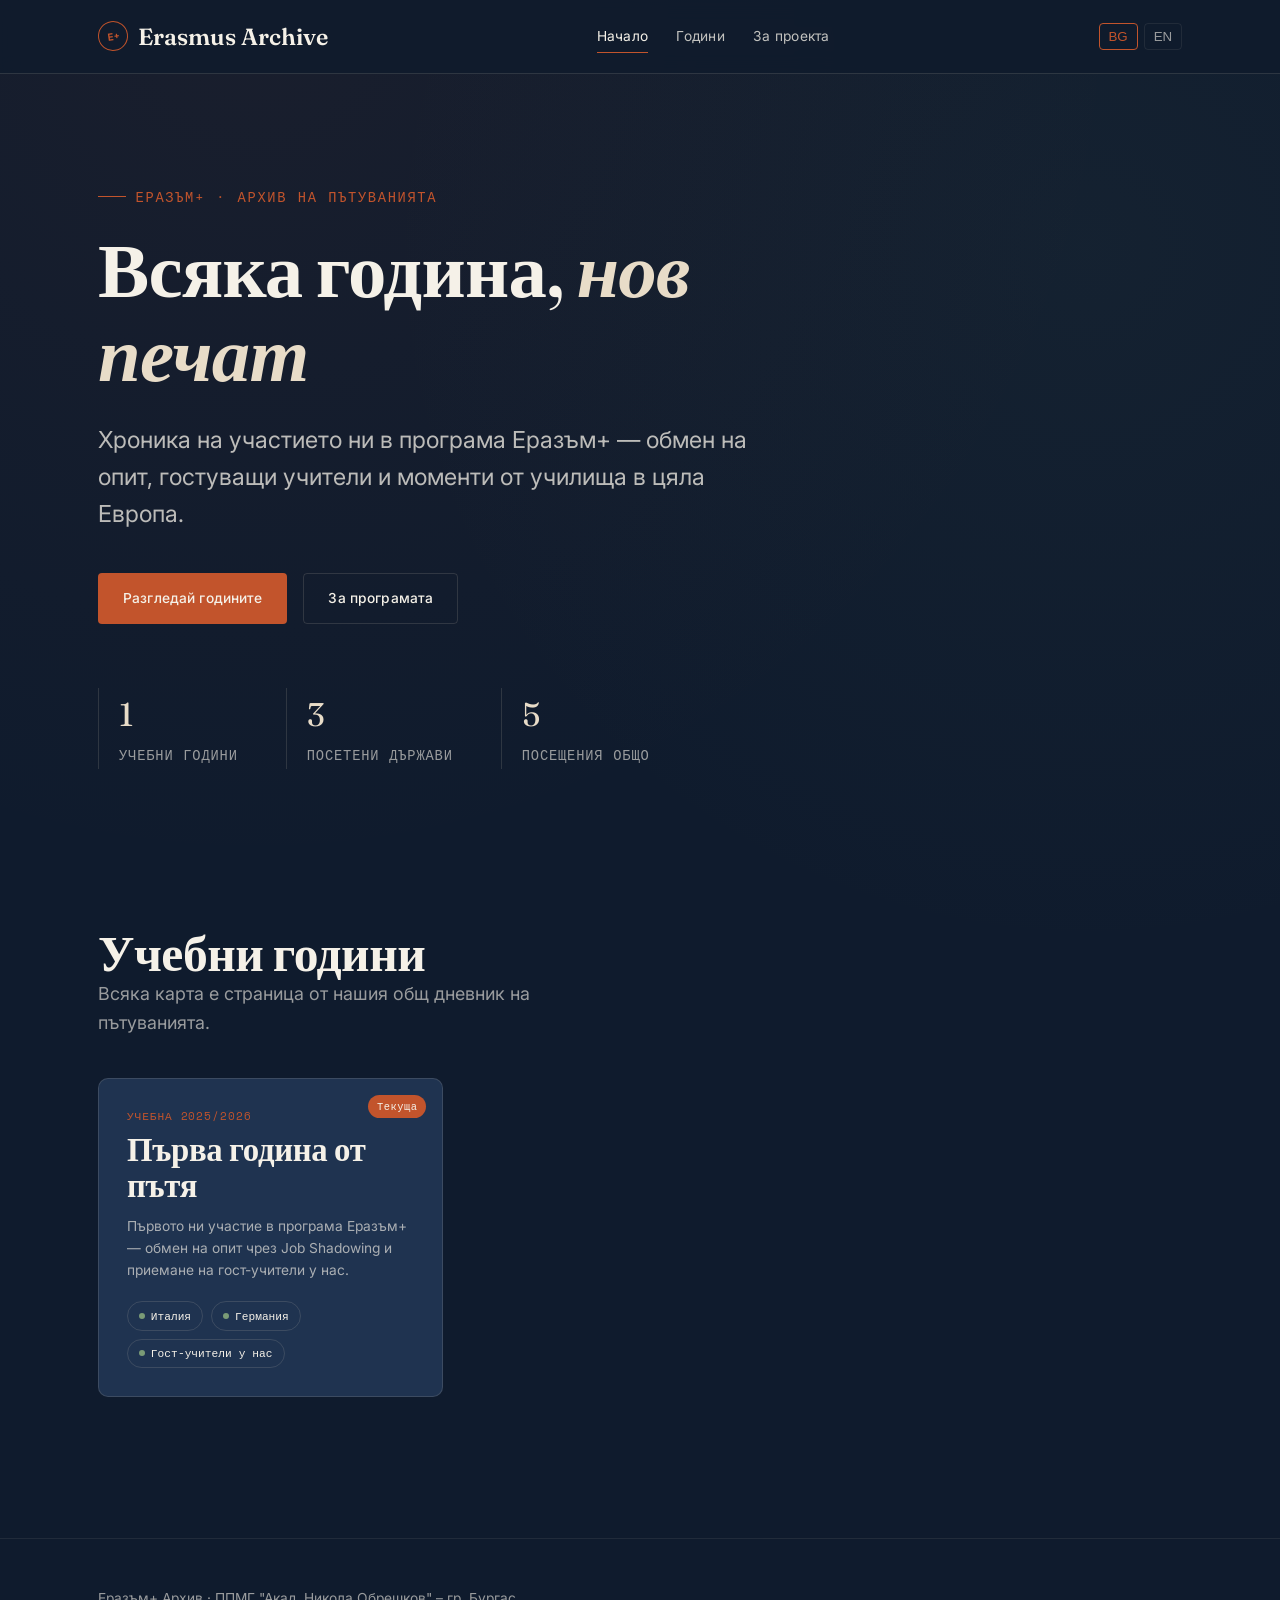
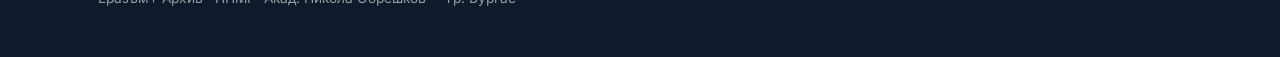
<file: index.html>
<!DOCTYPE html>
<html lang="bg">
<head>
<meta charset="UTF-8">
<meta name="viewport" content="width=device-width, initial-scale=1.0">
<title>Еразъм+ Архив</title>
<link rel="preconnect" href="https://fonts.googleapis.com">
<link href="https://fonts.googleapis.com/css2?family=Fraunces:ital,wght@0,500;0,600;1,500&family=Inter:wght@400;500;600&family=Space+Mono:wght@400;700&display=swap" rel="stylesheet">
<link rel="stylesheet" href="css/main.css">
</head>
<body>

<header class="site-header">
  <div class="container site-header__inner">
    <a href="index.html" class="brand">
      <span class="brand__mark">E+</span>
      <span>Erasmus Archive</span>
    </a>
    <nav class="main-nav" aria-label="Основна навигация">
      <a href="index.html" aria-current="page" data-i18n="nav_home">Начало</a>
      <a href="years.html" data-i18n="nav_years">Години</a>
      <a href="about.html" data-i18n="nav_about">За проекта</a>
    </nav>
    <div class="lang-switch" role="group" aria-label="Избор на език">
      <button data-lang="bg" aria-pressed="true">BG</button>
      <button data-lang="en" aria-pressed="false">EN</button>
    </div>
    <button class="nav-toggle" aria-label="Меню">☰</button>
  </div>
</header>

<main>
  <section class="hero container">
    <p class="hero__eyebrow" data-i18n="hero_eyebrow">Еразъм+ · Архив на пътуванията</p>
    <h1 class="hero__title">
      <span data-i18n="hero_title_1">Всяка година,</span>
      <em data-i18n="hero_title_2">нов печат</em>
    </h1>
    <p class="hero__lede" data-i18n="hero_lede">
      Хроника на участието ни в програма Еразъм+ — обмен на опит, гостуващи учители и моменти от училища в цяла Европа.
    </p>
    <div class="hero__actions">
      <a href="years.html" class="btn btn--primary" data-i18n="btn_explore">Разгледай годините</a>
      <a href="about.html" class="btn btn--ghost" data-i18n="btn_about">За програмата</a>
    </div>

    <div class="hero__stats">
      <div class="stat">
        <span class="stat__num" id="stat-years">0</span>
        <span class="stat__label" data-i18n="stat_years">учебни години</span>
      </div>
      <div class="stat">
        <span class="stat__num" id="stat-countries">0</span>
        <span class="stat__label" data-i18n="stat_countries">посетени държави</span>
      </div>
      <div class="stat">
        <span class="stat__num" id="stat-visits">0</span>
        <span class="stat__label" data-i18n="stat_visits">посещения общо</span>
      </div>
    </div>
  </section>

  <section class="years-section container">
    <div class="section-head">
      <div>
        <h2 data-i18n="years_head">Учебни години</h2>
        <p data-i18n="years_sub">Всяка карта е страница от нашия общ дневник на пътуванията.</p>
      </div>
    </div>
    <div class="years-grid" id="years-grid"></div>
  </section>
</main>

<footer class="site-footer">
  <div class="container site-footer__inner">
    <span data-i18n="footer_text">Еразъм+ Архив · ППМГ "Акад. Никола Обрешков" - гр. Бургас </span>
  </div>
</footer>

<script src="data/index.js"></script>
<script src="data/2025-2026.js"></script>
<script src="js/common.js"></script>
<script src="js/home.js"></script>
</body>
</html>
</file>
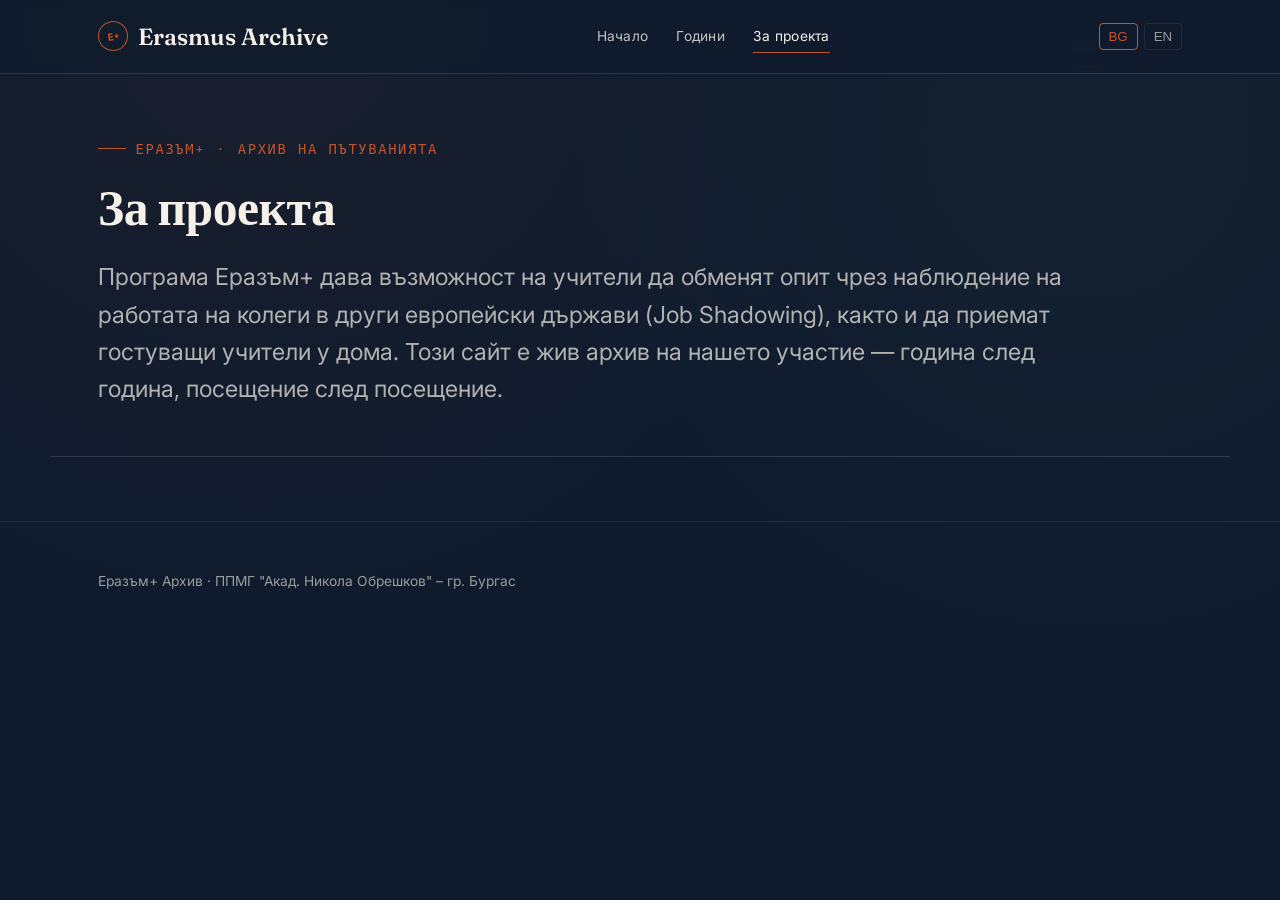
<file: about.html>
<!DOCTYPE html>
<html lang="bg">
<head>
<meta charset="UTF-8">
<meta name="viewport" content="width=device-width, initial-scale=1.0">
<title>За проекта · Erasmus Archive</title>
<link rel="preconnect" href="https://fonts.googleapis.com">
<link href="https://fonts.googleapis.com/css2?family=Fraunces:ital,wght@0,500;0,600;1,500&family=Inter:wght@400;500;600&family=Space+Mono:wght@400;700&display=swap" rel="stylesheet">
<link rel="stylesheet" href="css/main.css">
</head>
<body>

<header class="site-header">
  <div class="container site-header__inner">
    <a href="index.html" class="brand">
      <span class="brand__mark">E+</span>
      <span>Erasmus Archive</span>
    </a>
    <nav class="main-nav" aria-label="Основна навигация">
      <a href="index.html" data-i18n="nav_home">Начало</a>
      <a href="years.html" data-i18n="nav_years">Години</a>
      <a href="about.html" aria-current="page" data-i18n="nav_about">За проекта</a>
    </nav>
    <div class="lang-switch" role="group" aria-label="Избор на език">
      <button data-lang="bg" aria-pressed="true">BG</button>
      <button data-lang="en" aria-pressed="false">EN</button>
    </div>
    <button class="nav-toggle" aria-label="Меню">☰</button>
  </div>
</header>

<main>
  <section class="year-hero container">
    <p class="hero__eyebrow" data-i18n="hero_eyebrow">Еразъм+ · Архив на пътуванията</p>
    <h1 class="year-hero__title" data-bg="За проекта" data-en="About the project" id="about-title">За проекта</h1>
    <p class="year-hero__summary" style="margin-top:1.5rem; max-width: 65ch;" data-bg="Програма Еразъм+ дава възможност на учители да обменят опит чрез наблюдение на работата на колеги в други европейски държави (Job Shadowing), както и да приемат гостуващи учители у дома. Този сайт е жив архив на нашето участие — година след година, посещение след посещение."
     data-en="The Erasmus+ programme allows teachers to exchange experience through Job Shadowing visits to colleagues in other European countries, as well as hosting visiting teachers at home. This site is a living archive of our participation — year after year, visit after visit."
     id="about-text">
      Програма Еразъм+ дава възможност на учители да обменят опит чрез наблюдение на работата на колеги в други европейски държави (Job Shadowing), както и да приемат гостуващи учители у дома. Този сайт е жив архив на нашето участие — година след година, посещение след посещение.
    </p>
  </section>
</main>

<footer class="site-footer">
  <div class="container site-footer__inner">
    <span data-i18n="footer_text">Еразъм+ Архив · ППМГ "Акад. Никола Обрешков" - гр. Бургас</span>
   
  </div>
</footer>

<script src="data/index.js"></script>
<script src="js/common.js"></script>
<script>
  function renderAbout() {
    const lang = window.getLang();
    document.getElementById("about-title").textContent = document.getElementById("about-title").dataset[lang];
    document.getElementById("about-text").textContent = document.getElementById("about-text").dataset[lang];
  }
  document.addEventListener("DOMContentLoaded", () => { window.initLangSwitch(); window.initMobileNav(); renderAbout(); });
  document.addEventListener("langchange", renderAbout);
</script>
</body>
</html>
</file>
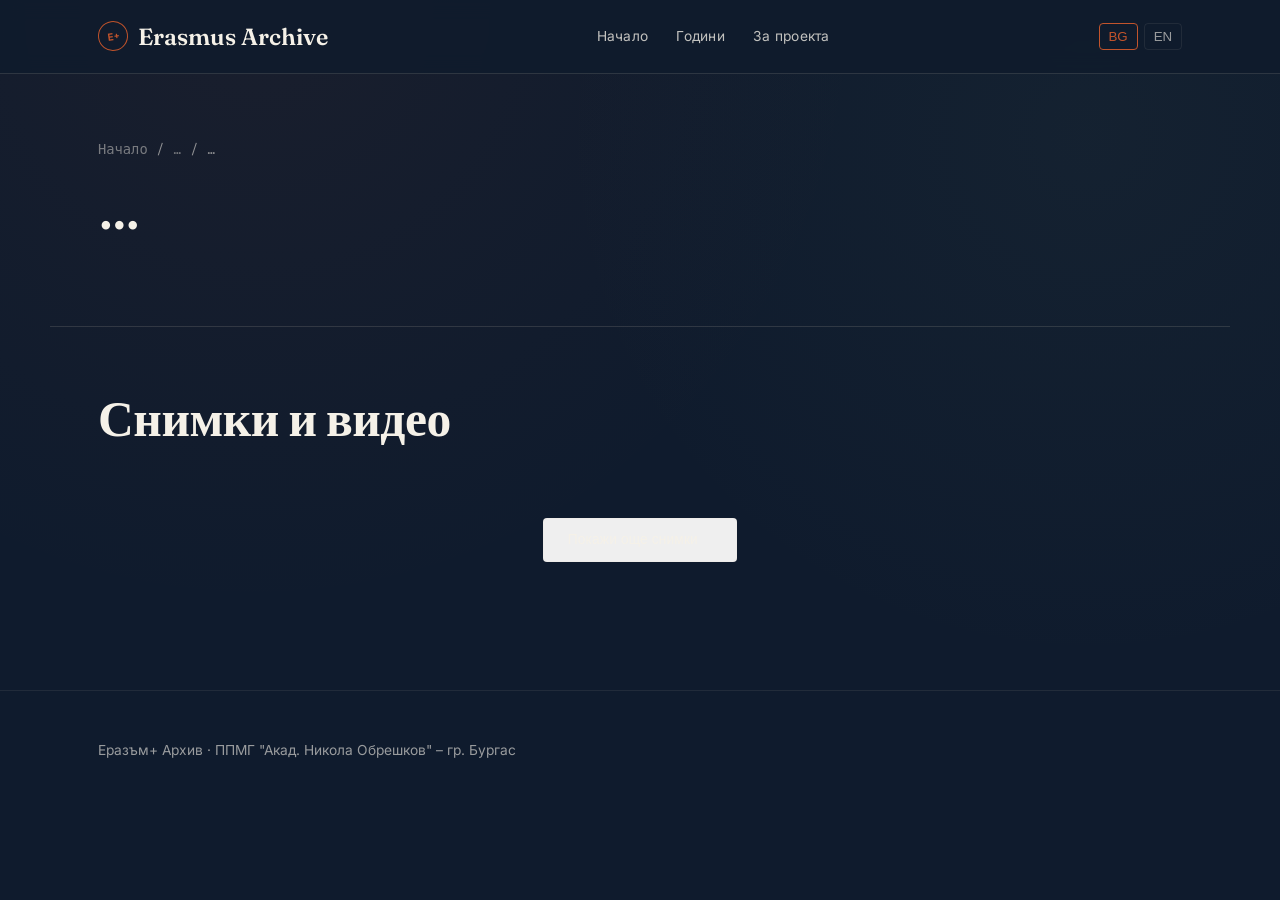
<file: visit.html>
<!DOCTYPE html>
<html lang="bg">
<head>
<meta charset="UTF-8">
<meta name="viewport" content="width=device-width, initial-scale=1.0">
<title>Посещение · Erasmus Archive</title>
<link rel="preconnect" href="https://fonts.googleapis.com">
<link href="https://fonts.googleapis.com/css2?family=Fraunces:ital,wght@0,500;0,600;1,500&family=Inter:wght@400;500;600&family=Space+Mono:wght@400;700&display=swap" rel="stylesheet">
<link rel="stylesheet" href="css/main.css">
</head>
<body>

<header class="site-header">
  <div class="container site-header__inner">
    <a href="index.html" class="brand">
      <span class="brand__mark">E+</span>
      <span>Erasmus Archive</span>
    </a>
    <nav class="main-nav" aria-label="Основна навигация">
      <a href="index.html" data-i18n="nav_home">Начало</a>
      <a href="years.html" data-i18n="nav_years">Години</a>
      <a href="about.html" data-i18n="nav_about">За проекта</a>
    </nav>
    <div class="lang-switch" role="group" aria-label="Избор на език">
      <button data-lang="bg" aria-pressed="true">BG</button>
      <button data-lang="en" aria-pressed="false">EN</button>
    </div>
    <button class="nav-toggle" aria-label="Меню">☰</button>
  </div>
</header>

<main>
  <section class="visit-hero container">
    <div class="breadcrumb">
      <a href="index.html" data-i18n="nav_home">Начало</a> /
      <a href="#" id="breadcrumb-year">…</a> /
      <span id="visit-country-crumb">…</span>
    </div>
    <h1 class="visit-hero__title" id="visit-country">…</h1>
    <div class="visit-hero__meta">
      <span id="meta-type"></span>
      <span id="meta-date"></span>
    </div>
    <p class="visit-hero__desc" id="visit-desc"></p>
  </section>

  <section class="intro-video-section container" id="intro-video-section" hidden>
    <div id="intro-video-wrap"></div>
  </section>

  <section class="itinerary-section container" id="itinerary-section" hidden>
    <div class="section-head">
      <h2 data-bg="Дневник на мобилността" data-en="Mobility journal" id="itinerary-head">Дневник на мобилността</h2>
    </div>
    <div class="itinerary" id="itinerary-list"></div>
  </section>

  <section class="gallery-section container">
    <div class="section-head">
      <h2 data-bg="Снимки и видео" data-en="Photos and video" id="gallery-head">Снимки и видео</h2>
    </div>
    <div class="gallery-grid" id="gallery-grid"></div>
    <div class="gallery-load-more" id="gallery-load-more" hidden>
      <button class="btn btn--ghost" id="gallery-load-more-btn">
        <span data-bg="Покажи още снимки" data-en="Show more photos" id="load-more-label">Покажи още снимки</span>
        <span class="gallery-load-more__count" id="gallery-load-more-count"></span>
      </button>
    </div>
  </section>
</main>

<footer class="site-footer">
  <div class="container site-footer__inner">
    <span data-i18n="footer_text">Еразъм+ Архив · ППМГ "Акад. Никола Обрешков" - гр. Бургас </span>
  </div>
</footer>

<div class="lightbox" id="lightbox">
  <button class="lightbox__close" id="lightbox-close" aria-label="Затвори">✕</button>
  <button class="lightbox__nav lightbox__nav--prev" id="lightbox-prev" aria-label="Предишна">‹</button>
  <div class="lightbox__content" id="lightbox-content"></div>
  <button class="lightbox__nav lightbox__nav--next" id="lightbox-next" aria-label="Следваща">›</button>
</div>

<script src="data/index.js"></script>
<script src="data/2025-2026.js"></script>
<script src="js/common.js"></script>
<script src="js/visit.js"></script>
</body>
</html>
</file>
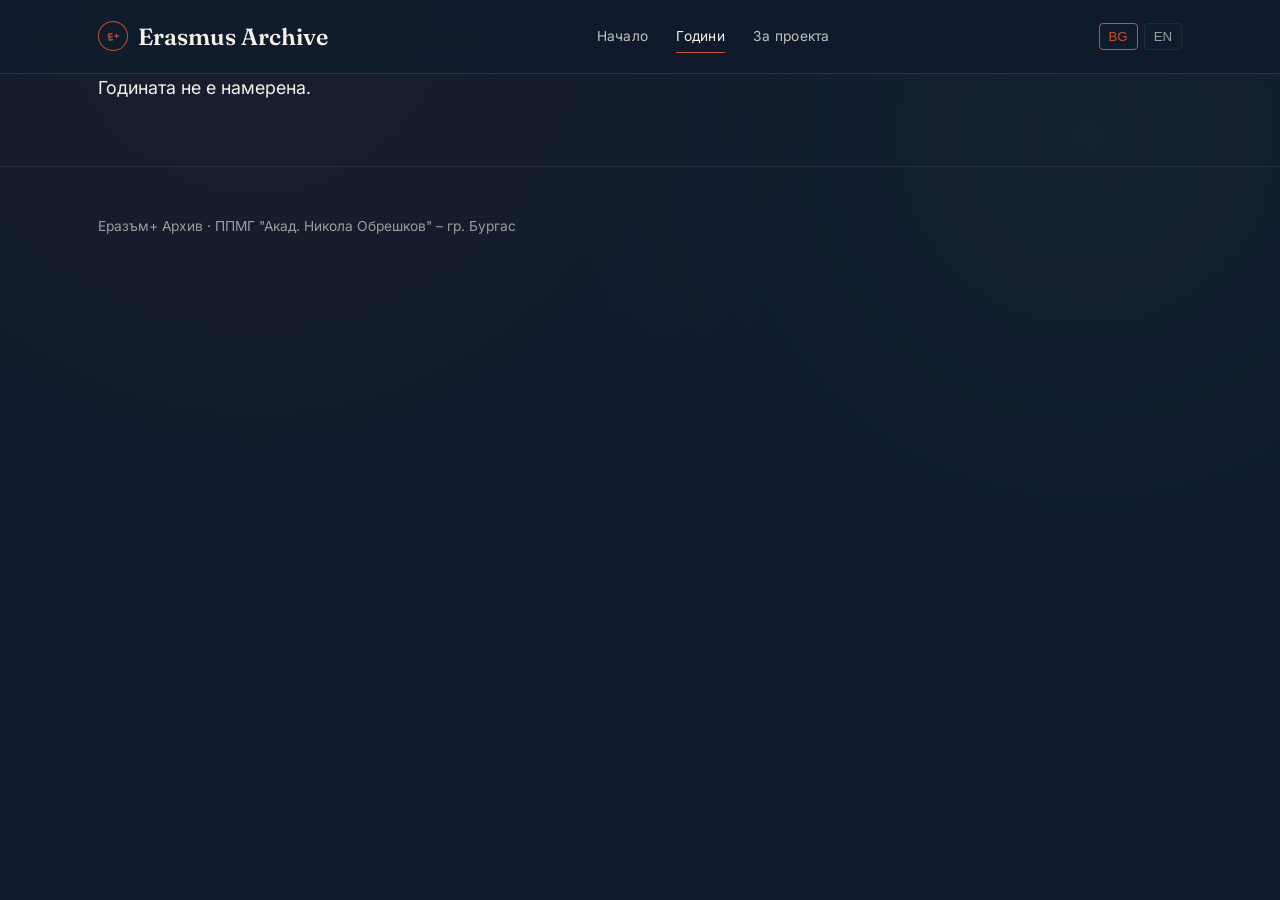
<file: year.html>
<!DOCTYPE html>
<html lang="bg">
<head>
<meta charset="UTF-8">
<meta name="viewport" content="width=device-width, initial-scale=1.0">
<title>Учебна година · Erasmus Archive</title>
<link rel="preconnect" href="https://fonts.googleapis.com">
<link href="https://fonts.googleapis.com/css2?family=Fraunces:ital,wght@0,500;0,600;1,500&family=Inter:wght@400;500;600&family=Space+Mono:wght@400;700&display=swap" rel="stylesheet">
<link rel="stylesheet" href="css/main.css">
</head>
<body>

<header class="site-header">
  <div class="container site-header__inner">
    <a href="index.html" class="brand">
      <span class="brand__mark">E+</span>
      <span>Erasmus Archive</span>
    </a>
    <nav class="main-nav" aria-label="Основна навигация">
      <a href="index.html" data-i18n="nav_home">Начало</a>
      <a href="years.html" aria-current="page" data-i18n="nav_years">Години</a>
      <a href="about.html" data-i18n="nav_about">За проекта</a>
    </nav>
    <div class="lang-switch" role="group" aria-label="Избор на език">
      <button data-lang="bg" aria-pressed="true">BG</button>
      <button data-lang="en" aria-pressed="false">EN</button>
    </div>
    <button class="nav-toggle" aria-label="Меню">☰</button>
  </div>
</header>

<main id="year-content">
  <section class="year-hero container">
    <div class="breadcrumb">
      <a href="index.html" data-i18n="nav_home">Начало</a> /
      <a href="years.html" data-i18n="nav_years">Години</a> /
      <span id="year-period">…</span>
    </div>
    <h1 class="year-hero__title" id="year-title">…</h1>
    <p class="year-hero__summary" id="year-summary"></p>
  </section>

  <section class="visits-section container">
    <div id="visits-container"></div>
  </section>
</main>

<footer class="site-footer">
  <div class="container site-footer__inner">
    <span data-i18n="footer_text">Еразъм+ Архив · ППМГ "Акад. Никола Обрешков" - гр. Бургас</span>
  </div>
</footer>

<script src="data/index.js"></script>
<script src="data/2025-2026.js"></script>
<script src="js/common.js"></script>
<script src="js/year.js"></script>
</body>
</html>
</file>
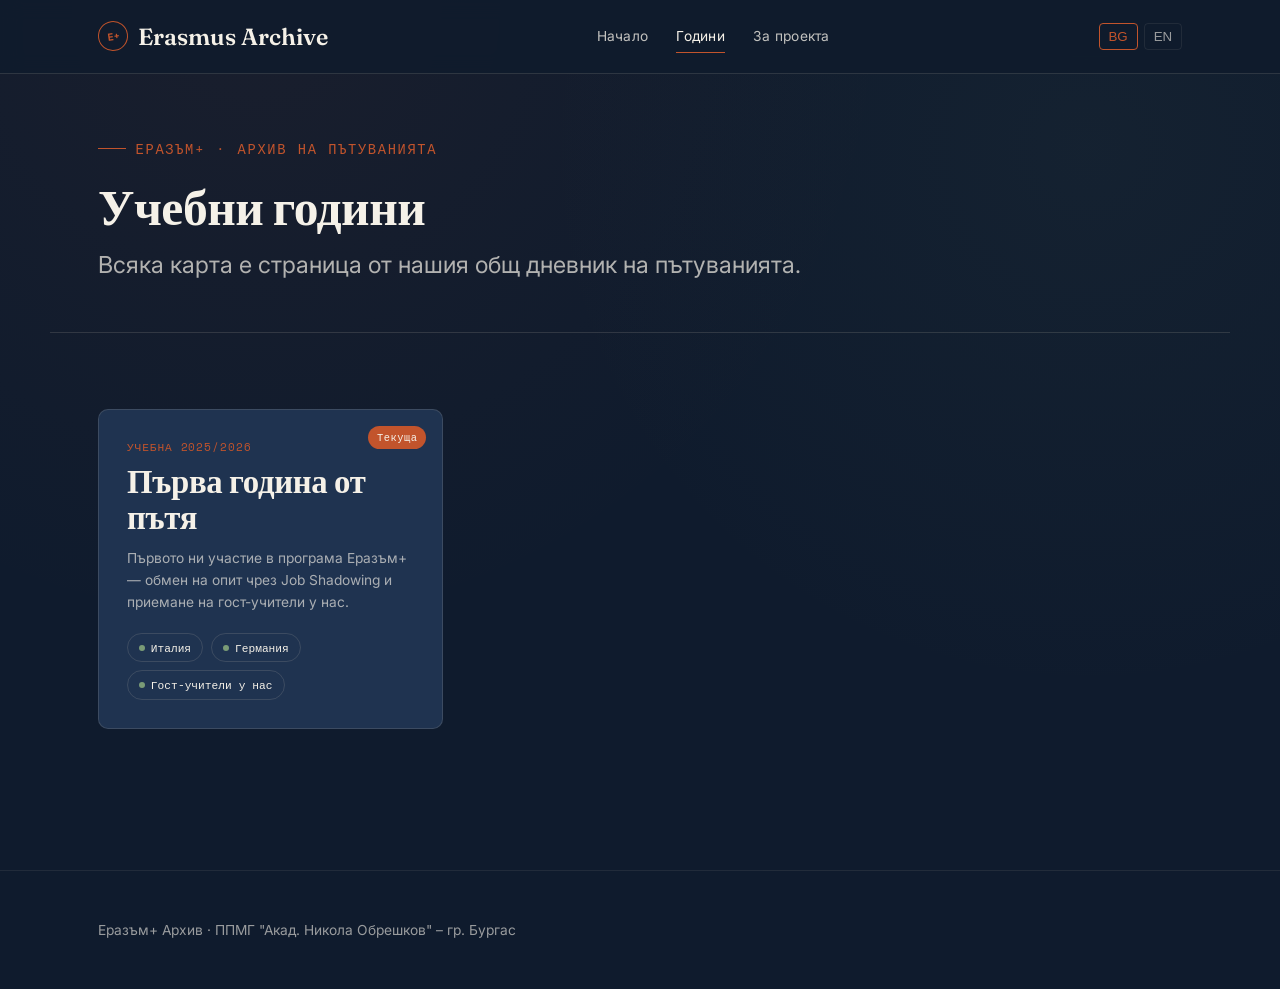
<file: years.html>
<!DOCTYPE html>
<html lang="bg">
<head>
<meta charset="UTF-8">
<meta name="viewport" content="width=device-width, initial-scale=1.0">
<title>Години · Erasmus Archive</title>
<link rel="preconnect" href="https://fonts.googleapis.com">
<link href="https://fonts.googleapis.com/css2?family=Fraunces:ital,wght@0,500;0,600;1,500&family=Inter:wght@400;500;600&family=Space+Mono:wght@400;700&display=swap" rel="stylesheet">
<link rel="stylesheet" href="css/main.css">
</head>
<body>

<header class="site-header">
  <div class="container site-header__inner">
    <a href="index.html" class="brand">
      <span class="brand__mark">E+</span>
      <span>Erasmus Archive</span>
    </a>
    <nav class="main-nav" aria-label="Основна навигация">
      <a href="index.html" data-i18n="nav_home">Начало</a>
      <a href="years.html" aria-current="page" data-i18n="nav_years">Години</a>
      <a href="about.html" data-i18n="nav_about">За проекта</a>
    </nav>
    <div class="lang-switch" role="group" aria-label="Избор на език">
      <button data-lang="bg" aria-pressed="true">BG</button>
      <button data-lang="en" aria-pressed="false">EN</button>
    </div>
    <button class="nav-toggle" aria-label="Меню">☰</button>
  </div>
</header>

<main>
  <section class="year-hero container">
    <p class="hero__eyebrow" data-i18n="hero_eyebrow">Еразъм+ · Архив на пътуванията</p>
    <h1 class="year-hero__title" data-i18n="years_head">Учебни години</h1>
    <p class="year-hero__summary" data-i18n="years_sub">Всяка карта е страница от нашия общ дневник на пътуванията.</p>
  </section>

  <section class="years-section container">
    <div class="years-grid" id="years-grid"></div>
  </section>
</main>

<footer class="site-footer">
  <div class="container site-footer__inner">
    <span data-i18n="footer_text">Еразъм+ Архив · ППМГ "Акад. Никола Обрешков" - гр. Бургас</span>
  </div>
</footer>

<script src="data/index.js"></script>
<script src="data/2025-2026.js"></script>
<script src="js/common.js"></script>
<script src="js/years.js"></script>
</body>
</html>
</file>
<file: css/main.css>
/* ============================================
   ERASMUS+ ARCHIVE — Design Tokens
   Концепция: пътен дневник / паспорт с печати
   ============================================ */

:root {
  /* Color tokens */
  --ink-900: #0F1B2D;       /* дълбоко мастилено синьо — основен фон */
  --ink-800: #16263D;       /* леко по-светъл слой */
  --ink-700: #1F3350;       /* карти/повърхности */
  --paper: #E8DCC8;         /* топъл пясъчен — "хартия" акценти */
  --paper-light: #F5F1E8;   /* почти бяло — текст на тъмно */
  --stamp: #C2542C;         /* ръждиво-оранжево — печат с мастило */
  --stamp-dark: #9E4322;
  --visited: #7A9B76;       /* мек зелен — посетени маркери */
  --line: rgba(232, 220, 200, 0.14);

  /* Type */
  --font-display: 'Fraunces', 'Georgia', serif;
  --font-body: 'Inter', -apple-system, sans-serif;
  --font-mono: 'Space Mono', monospace;

  /* Scale */
  --step--1: clamp(0.8rem, 0.78rem + 0.1vw, 0.875rem);
  --step-0: clamp(1rem, 0.96rem + 0.2vw, 1.125rem);
  --step-1: clamp(1.25rem, 1.18rem + 0.35vw, 1.5rem);
  --step-2: clamp(1.6rem, 1.45rem + 0.75vw, 2.1rem);
  --step-3: clamp(2.2rem, 1.9rem + 1.5vw, 3.2rem);
  --step-4: clamp(3rem, 2.4rem + 3vw, 5rem);

  --radius: 4px;
  --radius-lg: 10px;
  --ease: cubic-bezier(0.22, 1, 0.36, 1);
}

* { box-sizing: border-box; margin: 0; padding: 0; }

html { scroll-behavior: smooth; }
@media (prefers-reduced-motion: reduce) {
  html { scroll-behavior: auto; }
  *, *::before, *::after { animation-duration: 0.01ms !important; transition-duration: 0.01ms !important; }
}

body {
  background: var(--ink-900);
  color: var(--paper-light);
  font-family: var(--font-body);
  font-size: var(--step-0);
  line-height: 1.6;
  min-height: 100vh;
  background-image:
    radial-gradient(circle at 20% 0%, rgba(194, 84, 44, 0.06), transparent 45%),
    radial-gradient(circle at 85% 15%, rgba(122, 155, 118, 0.05), transparent 40%);
}

img, video { max-width: 100%; display: block; }
a { color: inherit; text-decoration: none; }

h1, h2, h3, h4 { font-family: var(--font-display); font-weight: 600; line-height: 1.1; letter-spacing: -0.01em; }

::selection { background: var(--stamp); color: var(--paper-light); }

:focus-visible {
  outline: 2px solid var(--stamp);
  outline-offset: 3px;
}

.container {
  max-width: 1180px;
  margin-inline: auto;
  padding-inline: clamp(1.25rem, 4vw, 3rem);
}

/* ============ Header / Nav ============ */

.site-header {
  position: sticky;
  top: 0;
  z-index: 50;
  background: rgba(15, 27, 45, 0.82);
  backdrop-filter: blur(10px);
  border-bottom: 1px solid var(--line);
}

.site-header__inner {
  display: flex;
  align-items: center;
  justify-content: space-between;
  padding-block: 1.1rem;
}

.brand {
  display: flex;
  align-items: center;
  gap: 0.6rem;
  font-family: var(--font-display);
  font-size: var(--step-1);
  font-weight: 600;
}

.brand__mark {
  width: 30px;
  height: 30px;
  border: 1.5px solid var(--stamp);
  border-radius: 50%;
  display: grid;
  place-items: center;
  font-family: var(--font-mono);
  font-size: 0.65rem;
  color: var(--stamp);
  transform: rotate(-8deg);
}

.main-nav {
  display: flex;
  gap: 1.75rem;
  align-items: center;
  font-size: var(--step--1);
  letter-spacing: 0.02em;
}

.main-nav a {
  opacity: 0.78;
  transition: opacity 0.2s var(--ease);
  position: relative;
  padding-block: 0.25rem;
}
.main-nav a:hover, .main-nav a[aria-current="page"] { opacity: 1; }
.main-nav a[aria-current="page"]::after {
  content: '';
  position: absolute;
  left: 0; right: 0; bottom: -2px;
  height: 1.5px;
  background: var(--stamp);
}

.lang-switch {
  display: flex;
  gap: 0.4rem;
  font-family: var(--font-mono);
  font-size: 0.7rem;
}
.lang-switch button {
  background: none;
  border: 1px solid var(--line);
  color: var(--paper-light);
  opacity: 0.6;
  padding: 0.3rem 0.55rem;
  border-radius: var(--radius);
  cursor: pointer;
  transition: all 0.2s var(--ease);
}
.lang-switch button[aria-pressed="true"] {
  opacity: 1;
  border-color: var(--stamp);
  color: var(--stamp);
}

.nav-toggle {
  display: none;
  background: none;
  border: 1px solid var(--line);
  color: var(--paper-light);
  width: 38px; height: 38px;
  border-radius: var(--radius);
  cursor: pointer;
}

/* ============ Hero ============ */

.hero {
  padding-block: clamp(3.5rem, 10vw, 7rem) clamp(3rem, 8vw, 5rem);
  position: relative;
  overflow: hidden;
}

.hero__eyebrow {
  font-family: var(--font-mono);
  font-size: var(--step--1);
  color: var(--stamp);
  text-transform: uppercase;
  letter-spacing: 0.12em;
  display: flex;
  align-items: center;
  gap: 0.6rem;
  margin-bottom: 1.25rem;
}
.hero__eyebrow::before {
  content: '';
  width: 28px; height: 1px;
  background: var(--stamp);
}

.hero__title {
  font-size: var(--step-4);
  max-width: 14ch;
  margin-bottom: 1.5rem;
}
.hero__title em {
  font-style: italic;
  color: var(--paper);
  position: relative;
}

.hero__lede {
  font-size: var(--step-1);
  max-width: 46ch;
  opacity: 0.75;
  margin-bottom: 2.5rem;
}

.hero__actions { display: flex; gap: 1rem; flex-wrap: wrap; }

.btn {
  display: inline-flex;
  align-items: center;
  gap: 0.5rem;
  padding: 0.85rem 1.5rem;
  border-radius: var(--radius);
  font-size: var(--step--1);
  font-weight: 500;
  letter-spacing: 0.01em;
  cursor: pointer;
  transition: transform 0.25s var(--ease), background 0.25s var(--ease);
  border: 1px solid transparent;
}
.btn:hover { transform: translateY(-2px); }
.btn--primary { background: var(--stamp); color: var(--paper-light); }
.btn--primary:hover { background: var(--stamp-dark); }
.btn--ghost { border-color: var(--line); color: var(--paper-light); }
.btn--ghost:hover { border-color: var(--stamp); }

/* Hero stat strip — passport-style stamps */
.hero__stats {
  display: flex;
  gap: clamp(1.5rem, 4vw, 3rem);
  margin-top: 4rem;
  flex-wrap: wrap;
}
.stat {
  border-left: 1px solid var(--line);
  padding-left: 1.25rem;
}
.stat__num { font-family: var(--font-display); font-size: var(--step-2); color: var(--paper); display: block; }
.stat__label { font-size: var(--step--1); opacity: 0.6; font-family: var(--font-mono); text-transform: uppercase; letter-spacing: 0.06em; }

/* ============ Years timeline (passport pages) ============ */

.years-section { padding-block: clamp(2.5rem, 6vw, 5rem); }

.section-head {
  display: flex;
  justify-content: space-between;
  align-items: flex-end;
  margin-bottom: 2.5rem;
  flex-wrap: wrap;
  gap: 1rem;
}
.section-head h2 { font-size: var(--step-3); }
.section-head p { opacity: 0.6; max-width: 40ch; }

.years-grid {
  display: grid;
  grid-template-columns: repeat(auto-fill, minmax(280px, 1fr));
  gap: 1.5rem;
}

.year-card {
  background: var(--ink-700);
  border: 1px solid var(--line);
  border-radius: var(--radius-lg);
  padding: 1.75rem;
  position: relative;
  overflow: hidden;
  transition: border-color 0.3s var(--ease), transform 0.3s var(--ease);
}
.year-card:hover { border-color: rgba(194, 84, 44, 0.45); transform: translateY(-4px); }

.year-card--current::before {
  content: 'Текуща';
  position: absolute;
  top: 1rem; right: 1rem;
  font-family: var(--font-mono);
  font-size: 0.65rem;
  background: var(--stamp);
  color: var(--paper-light);
  padding: 0.2rem 0.55rem;
  border-radius: 100px;
  letter-spacing: 0.05em;
}

.year-card__period {
  font-family: var(--font-mono);
  font-size: 0.7rem;
  color: var(--stamp);
  letter-spacing: 0.08em;
  text-transform: uppercase;
}
.year-card__title { font-size: var(--step-2); margin-block: 0.4rem 0.75rem; }
.year-card__desc { opacity: 0.65; font-size: var(--step--1); margin-bottom: 1.25rem; }

.year-card__stamps {
  display: flex;
  gap: 0.5rem;
  flex-wrap: wrap;
}
.country-stamp {
  font-family: var(--font-mono);
  font-size: 0.7rem;
  border: 1px solid var(--line);
  border-radius: 100px;
  padding: 0.3rem 0.7rem;
  display: flex;
  align-items: center;
  gap: 0.35rem;
}
.country-stamp__dot { width: 6px; height: 6px; border-radius: 50%; background: var(--visited); }

/* ============ Footer ============ */

.site-footer {
  border-top: 1px solid var(--line);
  padding-block: 3rem;
  margin-top: 4rem;
  opacity: 0.6;
  font-size: var(--step--1);
}
.site-footer__inner {
  display: flex;
  justify-content: space-between;
  flex-wrap: wrap;
  gap: 1rem;
}

/* ============ Year page ============ */

.year-hero {
  padding-block: clamp(2.5rem, 6vw, 4rem) clamp(2rem, 5vw, 3rem);
  border-bottom: 1px solid var(--line);
}

.breadcrumb {
  font-family: var(--font-mono);
  font-size: var(--step--1);
  opacity: 0.55;
  margin-bottom: 1.5rem;
  display: flex;
  gap: 0.5rem;
  align-items: center;
}
.breadcrumb a { opacity: 0.8; }
.breadcrumb a:hover { color: var(--stamp); opacity: 1; }

.year-hero__title { font-size: var(--step-3); margin-bottom: 0.75rem; }
.year-hero__summary { opacity: 0.7; max-width: 60ch; font-size: var(--step-1); }

.visits-section { padding-block: clamp(2.5rem, 6vw, 4rem); }

.visit-group-label {
  font-family: var(--font-mono);
  font-size: var(--step--1);
  text-transform: uppercase;
  letter-spacing: 0.08em;
  color: var(--stamp);
  margin-bottom: 1.25rem;
  margin-top: 2.5rem;
}
.visit-group-label:first-child { margin-top: 0; }

.visits-grid {
  display: grid;
  grid-template-columns: repeat(auto-fill, minmax(300px, 1fr));
  gap: 1.5rem;
}

.visit-card {
  background: var(--ink-700);
  border: 1px solid var(--line);
  border-radius: var(--radius-lg);
  overflow: hidden;
  transition: transform 0.3s var(--ease), border-color 0.3s var(--ease);
  display: flex;
  flex-direction: column;
}
.visit-card:hover { transform: translateY(-4px); border-color: rgba(194, 84, 44, 0.45); }

.visit-card__media {
  aspect-ratio: 4/3;
  background: linear-gradient(135deg, var(--ink-800), var(--ink-700));
  position: relative;
  display: grid;
  place-items: center;
  overflow: hidden;
}
.visit-card__media img { width: 100%; height: 100%; object-fit: cover; }
.visit-card__media-placeholder {
  font-family: var(--font-mono);
  font-size: 0.7rem;
  opacity: 0.3;
  text-transform: uppercase;
  letter-spacing: 0.1em;
}

.visit-card__body { padding: 1.25rem 1.4rem 1.5rem; flex: 1; display: flex; flex-direction: column; }
.visit-card__type {
  font-family: var(--font-mono);
  font-size: 0.65rem;
  text-transform: uppercase;
  letter-spacing: 0.06em;
  opacity: 0.5;
  margin-bottom: 0.4rem;
}
.visit-card__country { font-size: var(--step-1); margin-bottom: 0.5rem; }
.visit-card__desc { opacity: 0.65; font-size: var(--step--1); flex: 1; margin-bottom: 1rem; }
.visit-card__link {
  font-family: var(--font-mono);
  font-size: 0.72rem;
  color: var(--stamp);
  display: inline-flex;
  align-items: center;
  gap: 0.4rem;
}

/* ============ Visit page ============ */

.visit-hero {
  padding-block: clamp(2.5rem, 6vw, 4rem) clamp(2rem, 5vw, 3rem);
  border-bottom: 1px solid var(--line);
}

.visit-hero__meta {
  display: flex;
  gap: 1.5rem;
  flex-wrap: wrap;
  margin-top: 1.5rem;
  font-family: var(--font-mono);
  font-size: var(--step--1);
  opacity: 0.6;
}
.visit-hero__meta span { display: flex; align-items: center; gap: 0.4rem; }

.visit-hero__title { font-size: var(--step-3); margin-bottom: 0.5rem; }
.visit-hero__desc { opacity: 0.7; max-width: 60ch; font-size: var(--step-0); margin-top: 1rem; }

.gallery-section { padding-block: clamp(2.5rem, 6vw, 4rem); }

.gallery-grid {
  display: grid;
  grid-template-columns: repeat(auto-fill, minmax(220px, 1fr));
  gap: 0.85rem;
}

.gallery-item {
  aspect-ratio: 1;
  border-radius: var(--radius);
  overflow: hidden;
  cursor: pointer;
  position: relative;
  background: var(--ink-700);
  border: 1px solid var(--line);
}
.gallery-item img, .gallery-item video {
  width: 100%; height: 100%; object-fit: cover;
  transition: transform 0.4s var(--ease);
}
.gallery-item:hover img, .gallery-item:hover video { transform: scale(1.06); }

.gallery-item__play {
  position: absolute;
  inset: 0;
  display: grid;
  place-items: center;
  background: rgba(15,27,45,0.25);
}
.gallery-item__play svg { width: 36px; height: 36px; filter: drop-shadow(0 2px 6px rgba(0,0,0,0.4)); }

.gallery-empty {
  opacity: 0.5;
  font-family: var(--font-mono);
  font-size: var(--step--1);
  padding: 3rem 0;
  text-align: center;
  border: 1px dashed var(--line);
  border-radius: var(--radius-lg);
}

.gallery-load-more {
  display: flex;
  justify-content: center;
  margin-top: 2rem;
}
.gallery-load-more__count {
  opacity: 0.5;
  font-family: var(--font-mono);
  font-size: 0.7rem;
  margin-left: 0.4rem;
}

/* ============ Lightbox */
.lightbox {
  position: fixed;
  inset: 0;
  background: rgba(8, 14, 23, 0.96);
  z-index: 100;
  display: none;
  align-items: center;
  justify-content: center;
  padding: clamp(1rem, 4vw, 3rem);
}
.lightbox.is-open { display: flex; }
.lightbox__content { max-width: 1100px; max-height: 85vh; width: 100%; }
.lightbox__content img, .lightbox__content video { max-height: 85vh; margin-inline: auto; border-radius: var(--radius); }
.lightbox__content iframe { width: 100%; aspect-ratio: 16/9; border: none; border-radius: var(--radius); }
.lightbox__content iframe.is-vertical { width: auto; height: 80vh; aspect-ratio: 9/16; margin-inline: auto; max-width: 100%; }

.lightbox__close, .lightbox__nav {
  position: absolute;
  background: rgba(232,220,200,0.08);
  border: 1px solid var(--line);
  color: var(--paper-light);
  cursor: pointer;
  border-radius: 50%;
  width: 44px; height: 44px;
  display: grid;
  place-items: center;
  font-size: 1.1rem;
  transition: background 0.2s var(--ease);
}
.lightbox__close:hover, .lightbox__nav:hover { background: rgba(194,84,44,0.3); }
.lightbox__close { top: 1.5rem; right: 1.5rem; }
.lightbox__nav--prev { left: 1.5rem; top: 50%; transform: translateY(-50%); }
.lightbox__nav--next { right: 1.5rem; top: 50%; transform: translateY(-50%); }

/* ============ Intro video ============ */

.intro-video-section {
  padding-block: clamp(1.5rem, 4vw, 2.5rem) 0;
}

.intro-video-section video {
  width: 100%;
  max-width: 540px;
  border-radius: var(--radius-lg);
  border: 1px solid var(--line);
  background: var(--ink-700);
  display: block;
  margin-inline: 0;
}

.intro-video-section iframe {
  width: 100%;
  max-width: 540px;
  aspect-ratio: 16/9;
  border: 1px solid var(--line);
  border-radius: var(--radius-lg);
  background: var(--ink-700);
  display: block;
}
.intro-video-section iframe.is-vertical {
  width: 304px;
  max-width: 100%;
  aspect-ratio: 9/16;
  height: auto;
}

/* ============ Itinerary (day-by-day journal) ============ */

.itinerary-section { padding-block: clamp(2rem, 5vw, 3.5rem) 0; }

.itinerary-section .section-head h2 { font-size: var(--step-2); }

.itinerary {
  position: relative;
  margin-top: 1rem;
}
.itinerary::before {
  content: '';
  position: absolute;
  left: 19px;
  top: 10px;
  bottom: 10px;
  width: 1px;
  background: var(--line);
}

.itinerary-day {
  position: relative;
  padding-left: 56px;
  margin-bottom: 2.25rem;
}
.itinerary-day:last-child { margin-bottom: 0; }

.itinerary-day__marker {
  position: absolute;
  left: 0; top: 2px;
  width: 40px; height: 40px;
  border-radius: 50%;
  background: var(--ink-700);
  border: 1px solid var(--stamp);
  display: grid;
  place-items: center;
  font-family: var(--font-mono);
  font-size: 0.7rem;
  color: var(--stamp);
  font-weight: 700;
}

.itinerary-day__title {
  font-size: var(--step-1);
  margin-bottom: 0.6rem;
  padding-top: 0.35rem;
}

.itinerary-day__text {
  opacity: 0.72;
  font-size: var(--step--1);
  max-width: 68ch;
}
.itinerary-day__text p { margin-bottom: 0.85rem; }
.itinerary-day__text p:last-child { margin-bottom: 0; }

.itinerary-day__photos {
  display: grid;
  grid-template-columns: repeat(auto-fill, minmax(110px, 1fr));
  gap: 0.5rem;
  margin-top: 1rem;
  max-width: 520px;
}
.itinerary-day__photo {
  aspect-ratio: 1;
  border-radius: var(--radius);
  overflow: hidden;
  cursor: pointer;
  border: 1px solid var(--line);
  background: var(--ink-700);
}
.itinerary-day__photo img {
  width: 100%; height: 100%; object-fit: cover;
  transition: transform 0.35s var(--ease);
}
.itinerary-day__photo:hover img { transform: scale(1.08); }

/* ============ Responsive ============ */

@media (max-width: 760px) {
  .main-nav { display: none; }
  .nav-toggle { display: grid; place-items: center; }
  .hero__title { font-size: var(--step-3); }

  .main-nav.is-open {
    display: flex;
    flex-direction: column;
    position: absolute;
    top: 100%;
    left: 0; right: 0;
    background: var(--ink-800);
    border-bottom: 1px solid var(--line);
    padding: 1rem clamp(1.25rem, 4vw, 3rem) 1.5rem;
    gap: 1rem;
  }
}
</file>
